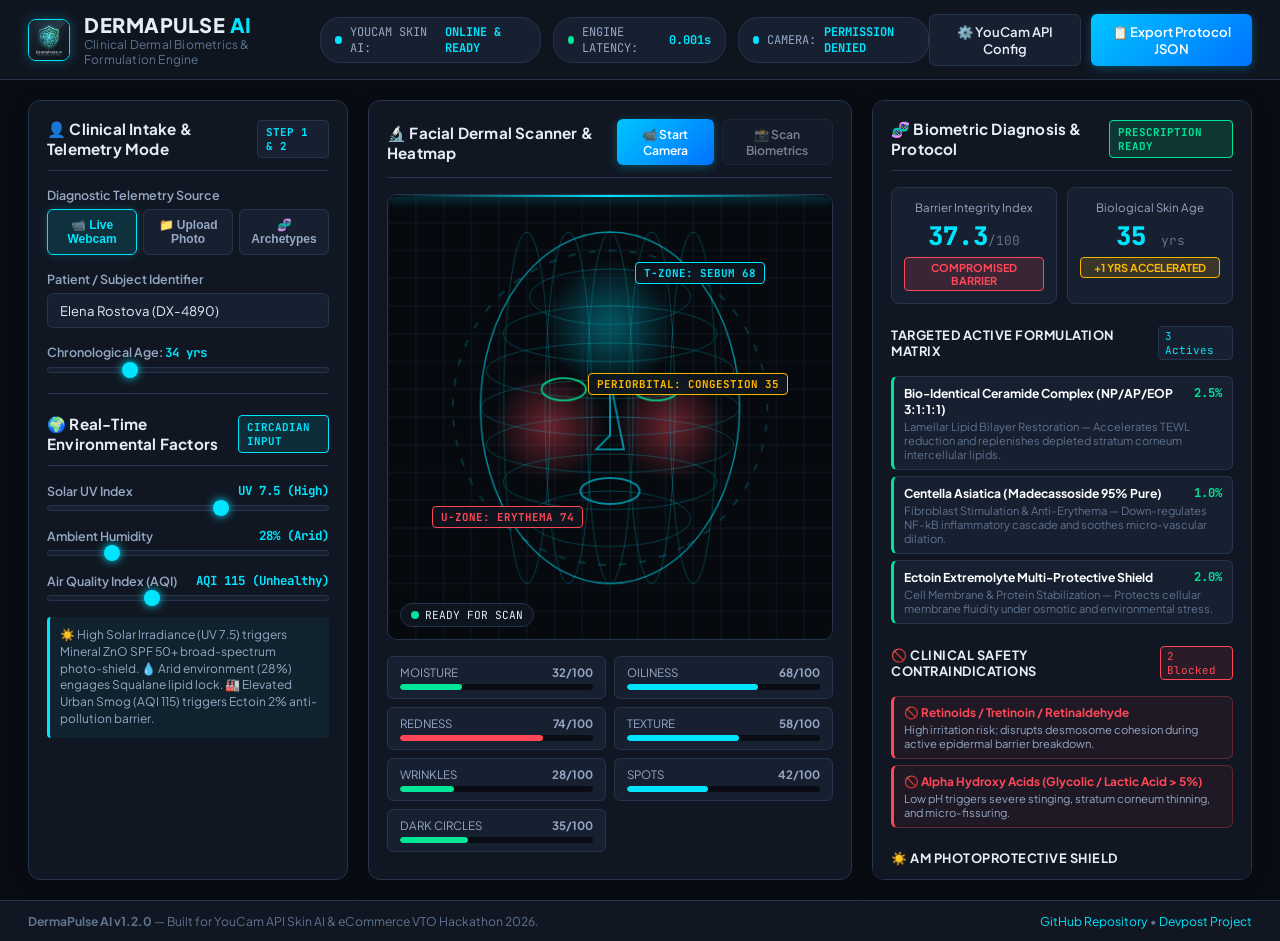
<file: index.html>
<!DOCTYPE html>
<html lang="en">
<head>
  <meta charset="UTF-8">
  <meta name="viewport" content="width=device-width, initial-scale=1.0">
  <title>DermaPulse AI — Clinical Dermal Biometrics & Circadian Regimen Engine</title>
  <link rel="stylesheet" href="styles.css">
  <link rel="preconnect" href="https://fonts.googleapis.com">
  <link rel="preconnect" href="https://fonts.gstatic.com" crossorigin>
  <link href="https://fonts.googleapis.com/css2?family=JetBrains+Mono:wght@300;400;500;700&family=Plus+Jakarta+Sans:wght@300;400;500;600;700;800&display=swap" rel="stylesheet">
</head>
<body>
  <!-- Header / Navigation -->
  <header class="top-nav">
    <div class="nav-brand">
      <img src="assets/logo.jpg" alt="DermaPulse AI" class="brand-logo">
      <div>
        <div class="brand-title">DERMAPULSE <span>AI</span></div>
        <div class="brand-sub">Clinical Dermal Biometrics & Formulation Engine</div>
      </div>
    </div>
    <div class="nav-center">
      <div class="status-chip"><span class="pulse-dot" id="apiDot"></span> YOUCAM SKIN AI: <strong id="apiStatusText">ONLINE & READY</strong></div>
      <div class="status-chip"><span class="pulse-dot green"></span> ENGINE LATENCY: <strong id="latencyText">0.001s</strong></div>
      <div class="status-chip webcam-chip" id="camStatusChip"><span class="pulse-dot grey" id="camDot"></span> CAMERA: <strong id="camStatusText">OFFLINE</strong></div>
    </div>
    <div class="nav-actions">
      <button class="btn btn-secondary" id="openApiBtn">⚙️ YouCam API Config</button>
      <button class="btn btn-primary" id="exportJsonBtn">📋 Export Protocol JSON</button>
    </div>
  </header>

  <!-- Main Container -->
  <main class="dashboard-grid">
    <!-- Left Column: Patient & Environmental Telemetry -->
    <section class="panel panel-left">
      <div class="panel-header">
        <h2>👤 Clinical Intake & Telemetry Mode</h2>
        <span class="badge">STEP 1 & 2</span>
      </div>

      <!-- Telemetry Source Toggle -->
      <div class="control-group">
        <label>Diagnostic Telemetry Source</label>
        <div class="source-toggle-grid">
          <button class="source-btn active" id="srcWebcamBtn">📹 Live Webcam</button>
          <button class="source-btn" id="srcUploadBtn">📁 Upload Photo</button>
          <button class="source-btn" id="srcArchetypeBtn">🧬 Archetypes</button>
        </div>
      </div>

      <div class="control-group">
        <label for="patientName">Patient / Subject Identifier</label>
        <input type="text" id="patientName" value="Elena Rostova (DX-4890)" class="input-text">
      </div>

      <div class="control-group">
        <label for="patientAge">Chronological Age: <span id="ageVal" class="val-highlight">34 yrs</span></label>
        <input type="range" id="patientAge" min="18" max="75" value="34" class="slider">
      </div>

      <!-- Archetype Selection Section (Hidden by default when in webcam mode) -->
      <div class="control-group" id="archetypeSection" style="display: none;">
        <label>Pre-Calibrated Clinical Archetype</label>
        <div class="archetype-grid">
          <button class="arch-card active" data-arch="dehydrated_erythema">
            <div class="arch-title">Dehydrated & Erythema</div>
            <div class="arch-desc">Stratum Corneum TEWL & Vascular Flush</div>
          </button>
          <button class="arch-card" data-arch="photo_damaged_aging">
            <div class="arch-title">Solar Elastosis</div>
            <div class="arch-desc">Collagen Depletion & Hyperpigmentation</div>
          </button>
          <button class="arch-card" data-arch="hyper_sebaceous_acne">
            <div class="arch-title">Hyper-Sebaceous</div>
            <div class="arch-desc">Micro-Comedonal & Lipid Overproduction</div>
          </button>
          <button class="arch-card" data-arch="reactive_rosacea">
            <div class="arch-title">Reactive Rosacea</div>
            <div class="arch-desc">Neuro-Vascular Telangiectasia</div>
          </button>
        </div>
      </div>

      <div class="panel-divider"></div>

      <div class="panel-header">
        <h3>🌍 Real-Time Environmental Factors</h3>
        <span class="badge badge-accent">CIRCADIAN INPUT</span>
      </div>

      <div class="control-group">
        <div class="slider-header">
          <label for="uvSlider">Solar UV Index</label>
          <span id="uvVal" class="val-highlight">UV 7.5 (High)</span>
        </div>
        <input type="range" id="uvSlider" min="0" max="12" step="0.5" value="7.5" class="slider">
      </div>

      <div class="control-group">
        <div class="slider-header">
          <label for="humiditySlider">Ambient Humidity</label>
          <span id="humidityVal" class="val-highlight">28% (Arid)</span>
        </div>
        <input type="range" id="humiditySlider" min="10" max="95" step="1" value="28" class="slider">
      </div>

      <div class="control-group">
        <div class="slider-header">
          <label for="aqiSlider">Air Quality Index (AQI)</label>
          <span id="aqiVal" class="val-highlight">AQI 115 (Unhealthy)</span>
        </div>
        <input type="range" id="aqiSlider" min="10" max="300" step="5" value="115" class="slider">
      </div>

      <div class="env-summary-box" id="envSummaryBox">
        🛡️ High solar irradiance requires Mineral ZnO SPF 50+. Low humidity (<40%) engages Squalane occlusive shield.
      </div>
    </section>

    <!-- Center Column: Biometric Facial Scanner & Dermal Heatmap -->
    <section class="panel panel-center">
      <div class="panel-header">
        <h2>🔬 Facial Dermal Scanner & Heatmap</h2>
        <div class="scanner-controls">
          <button class="btn btn-primary btn-sm" id="toggleCamBtn">📹 Start Camera</button>
          <button class="btn btn-secondary btn-sm" id="captureScanBtn" disabled>📸 Scan Biometrics</button>
          <input type="file" id="photoFileInput" accept="image/*" style="display: none;">
        </div>
      </div>

      <div class="scanner-container">
        <!-- Hidden live video element feeding canvas -->
        <video id="webcamVideo" autoplay playsinline muted style="display: none;"></video>
        <canvas id="faceCanvas" width="480" height="480"></canvas>
        <div class="scan-line" id="scanLine"></div>
        <div class="zone-tag zone-tag-tzone" id="tagTZone">T-ZONE: SEBUM 75</div>
        <div class="zone-tag zone-tag-cheeks" id="tagCheeks">U-ZONE: ERYTHEMA 82</div>
        <div class="zone-tag zone-tag-eyes" id="tagEyes">PERIORBITAL: CONGESTION 35</div>
        
        <div class="scanner-overlay-badge" id="scannerBadge">
          <span class="pulse-dot green"></span> <span id="badgeText">READY FOR SCAN</span>
        </div>
      </div>

      <div class="metrics-grid" id="metricsGrid">
        <!-- Dynamically rendered 7 skin vectors -->
      </div>
    </section>

    <!-- Right Column: Barrier Score, Active Matrix & Circadian Regimen -->
    <section class="panel panel-right">
      <div class="panel-header">
        <h2>🧬 Biometric Diagnosis & Protocol</h2>
        <span class="badge badge-success">PRESCRIPTION READY</span>
      </div>

      <!-- Score Bar & Skin Age -->
      <div class="score-card-grid">
        <div class="score-card">
          <div class="score-label">Barrier Integrity Index</div>
          <div class="score-number" id="barrierScore">38.2<span class="score-unit">/100</span></div>
          <div class="score-status compromised" id="barrierStatus">COMPROMISED BARRIER</div>
        </div>
        <div class="score-card">
          <div class="score-label">Biological Skin Age</div>
          <div class="score-number" id="skinAgeDisplay">37 <span class="score-unit">yrs</span></div>
          <div class="score-status elevated" id="skinAgeStatus">+3 yrs Accelerated</div>
        </div>
      </div>

      <!-- Active Ingredients Matrix -->
      <div class="section-title">
        <h4>Targeted Active Formulation Matrix</h4>
        <span class="chip-count" id="activeCount">3 Actives</span>
      </div>
      <div class="actives-list" id="activesList">
        <!-- Rendered dynamically -->
      </div>

      <!-- Contraindicated Safety Gate -->
      <div class="section-title warning-title">
        <h4>🚫 Clinical Safety Contraindications</h4>
        <span class="chip-count chip-warn" id="contraCount">2 Blocked</span>
      </div>
      <div class="contra-list" id="contraList">
        <!-- Rendered dynamically -->
      </div>

      <!-- Circadian AM / PM Protocol -->
      <div class="section-title">
        <h4>☀️ AM Photoprotective Shield</h4>
      </div>
      <div class="regimen-steps" id="amSteps">
        <!-- AM Steps -->
      </div>

      <div class="section-title">
        <h4>🌙 PM Cellular Lipid Repair</h4>
      </div>
      <div class="regimen-steps" id="pmSteps">
        <!-- PM Steps -->
      </div>
    </section>
  </main>

  <!-- API Key Modal Drawer -->
  <div class="modal-backdrop" id="apiModal">
    <div class="modal-card">
      <div class="modal-header">
        <h3>Perfect Corp / YouCam API Credentials</h3>
        <button class="modal-close" id="closeApiBtn">&times;</button>
      </div>
      <div class="modal-body">
        <p class="modal-desc">
          DermaPulse AI connects directly to Perfect Corp's YouCam Skin AI Diagnostic API (<code>https://api.perfectcorp.com/v1.0/skin/analysis</code>). Claim your 1,000 free hackathon API credits at <a href="https://yce.perfectcorp.com/ai-api" target="_blank" style="color: var(--accent-cyan);">Perfect Corp YCE Portal</a>, then paste your API Bearer Token below:
        </p>
        <div class="control-group">
          <label for="apiKeyInput">YouCam Skin AI API Key / Bearer Token</label>
          <input type="password" id="apiKeyInput" placeholder="yc_live_xxxxxxxxxxxxxxxx" class="input-text">
        </div>
        <div class="control-group">
          <label>Mode Selection</label>
          <div class="radio-group">
            <label><input type="radio" name="apiMode" value="hybrid" checked> Smart Hybrid Mode (Direct Cloud API with 0.001s Local Vision Processing)</label>
            <label><input type="radio" name="apiMode" value="cloud"> Direct Perfect Corp Cloud Gateway</label>
            <label><input type="radio" name="apiMode" value="sandbox"> High-Fidelity Clinical Sandbox</label>
          </div>
        </div>
        <div class="control-group">
          <label>API Endpoint</label>
          <input type="text" id="apiEndpointInput" value="https://api.perfectcorp.com/v1.0/skin/analysis" class="input-text">
        </div>
      </div>
      <div class="modal-footer">
        <button class="btn btn-secondary" id="cancelApiBtn">Cancel</button>
        <button class="btn btn-primary" id="saveApiBtn">Save Configuration</button>
      </div>
    </div>
  </div>

  <footer class="footer-bar">
    <div><strong>DermaPulse AI v1.2.0</strong> — Built for YouCam API Skin AI & eCommerce VTO Hackathon 2026.</div>
    <div class="footer-links">
      <a href="https://github.com/Naveen57990/DermaPulse" target="_blank">GitHub Repository</a>
      <span>•</span>
      <a href="https://devpost.com/software/dermapulse-ai" target="_blank">Devpost Project</a>
    </div>
  </footer>

  <script src="app.js"></script>
</body>
</html>
</file>
<file: styles.css>
:root {
  --bg-dark: #090d13;
  --bg-panel: #111722;
  --bg-card: #172030;
  --bg-card-hover: #1e2a3f;
  --border-color: #24344d;
  --border-accent: #00e5ff;
  --text-primary: #e6edf8;
  --text-secondary: #94a8c4;
  --text-muted: #5e7390;
  --accent-cyan: #00e5ff;
  --accent-teal: #00e699;
  --accent-amber: #ffb800;
  --accent-rose: #ff4757;
  --accent-blue: #2f80ed;
  --font-main: 'Plus Jakarta Sans', -apple-system, BlinkMacSystemFont, sans-serif;
  --font-mono: 'JetBrains Mono', monospace;
  --shadow-glow: 0 0 20px rgba(0, 229, 255, 0.15);
}

* {
  box-sizing: border-box;
  margin: 0;
  padding: 0;
}

body {
  font-family: var(--font-main);
  background: var(--bg-dark);
  color: var(--text-primary);
  min-height: 100vh;
  display: flex;
  flex-direction: column;
  overflow-x: hidden;
}

/* Top Nav */
.top-nav {
  display: flex;
  justify-content: space-between;
  align-items: center;
  padding: 12px 28px;
  background: rgba(17, 23, 34, 0.9);
  border-bottom: 1px solid var(--border-color);
  backdrop-filter: blur(12px);
  position: sticky;
  top: 0;
  z-index: 100;
}

.nav-brand {
  display: flex;
  align-items: center;
  gap: 14px;
}

.brand-logo {
  width: 42px;
  height: 42px;
  border-radius: 8px;
  border: 1px solid var(--accent-cyan);
  box-shadow: 0 0 12px rgba(0, 229, 255, 0.3);
}

.brand-title {
  font-size: 1.25rem;
  font-weight: 800;
  letter-spacing: 0.5px;
}

.brand-title span {
  color: var(--accent-cyan);
}

.brand-sub {
  font-size: 0.75rem;
  color: var(--text-muted);
  letter-spacing: 0.2px;
}

.nav-center {
  display: flex;
  gap: 12px;
}

.status-chip {
  display: flex;
  align-items: center;
  gap: 8px;
  background: var(--bg-card);
  border: 1px solid var(--border-color);
  padding: 6px 14px;
  border-radius: 20px;
  font-size: 0.75rem;
  font-family: var(--font-mono);
  color: var(--text-secondary);
}

.status-chip strong {
  color: var(--accent-cyan);
}

.pulse-dot {
  width: 8px;
  height: 8px;
  border-radius: 50%;
  background: var(--accent-cyan);
  animation: pulse 1.8s infinite;
}

.pulse-dot.green {
  background: var(--accent-teal);
}

.pulse-dot.grey {
  background: #64748b;
  animation: none;
}

@keyframes pulse {
  0% { transform: scale(0.9); opacity: 0.7; }
  50% { transform: scale(1.3); opacity: 1; box-shadow: 0 0 8px currentColor; }
  100% { transform: scale(0.9); opacity: 0.7; }
}

.nav-actions {
  display: flex;
  gap: 10px;
}

.btn {
  font-family: var(--font-main);
  font-size: 0.82rem;
  font-weight: 600;
  padding: 8px 16px;
  border-radius: 6px;
  cursor: pointer;
  transition: all 0.2s ease;
  border: none;
}

.btn-sm {
  padding: 6px 12px;
  font-size: 0.76rem;
}

.btn:disabled {
  opacity: 0.5;
  cursor: not-allowed;
}

.btn-primary {
  background: linear-gradient(135deg, #00c6ff 0%, #0072ff 100%);
  color: #fff;
  box-shadow: 0 2px 10px rgba(0, 198, 255, 0.3);
}

.btn-primary:hover:not(:disabled) {
  transform: translateY(-1px);
  box-shadow: 0 4px 14px rgba(0, 198, 255, 0.45);
}

.btn-secondary {
  background: var(--bg-card);
  color: var(--text-primary);
  border: 1px solid var(--border-color);
}

.btn-secondary:hover:not(:disabled) {
  background: var(--bg-card-hover);
  border-color: var(--accent-cyan);
}

/* Source Toggle */
.source-toggle-grid {
  display: grid;
  grid-template-columns: repeat(3, 1fr);
  gap: 6px;
}

.source-btn {
  background: var(--bg-card);
  border: 1px solid var(--border-color);
  color: var(--text-secondary);
  border-radius: 6px;
  padding: 8px 4px;
  font-size: 0.75rem;
  font-weight: 600;
  cursor: pointer;
  transition: all 0.2s ease;
}

.source-btn:hover {
  background: var(--bg-card-hover);
  color: var(--text-primary);
}

.source-btn.active {
  background: rgba(0, 229, 255, 0.12);
  border-color: var(--accent-cyan);
  color: var(--accent-cyan);
  box-shadow: 0 0 10px rgba(0, 229, 255, 0.2);
}

/* Dashboard Layout */
.dashboard-grid {
  display: grid;
  grid-template-columns: 320px 1fr 380px;
  gap: 20px;
  padding: 20px 28px;
  flex: 1;
}

.panel {
  background: var(--bg-panel);
  border: 1px solid var(--border-color);
  border-radius: 12px;
  padding: 18px;
  display: flex;
  flex-direction: column;
  gap: 16px;
  box-shadow: 0 4px 20px rgba(0, 0, 0, 0.25);
  overflow-y: auto;
  max-height: calc(100vh - 120px);
}

.panel-header {
  display: flex;
  justify-content: space-between;
  align-items: center;
  border-bottom: 1px solid var(--border-color);
  padding-bottom: 12px;
}

.panel-header h2, .panel-header h3 {
  font-size: 0.95rem;
  font-weight: 700;
  letter-spacing: 0.2px;
}

.scanner-controls {
  display: flex;
  gap: 8px;
}

.badge {
  font-size: 0.68rem;
  font-family: var(--font-mono);
  font-weight: 700;
  padding: 4px 8px;
  border-radius: 4px;
  background: var(--bg-card);
  border: 1px solid var(--border-color);
  color: var(--accent-cyan);
}

.badge-accent {
  background: rgba(0, 229, 255, 0.1);
  border-color: var(--accent-cyan);
}

.badge-live {
  background: rgba(0, 230, 153, 0.1);
  border-color: var(--accent-teal);
  color: var(--accent-teal);
  display: flex;
  align-items: center;
  gap: 6px;
}

.badge-success {
  background: rgba(0, 230, 153, 0.15);
  color: var(--accent-teal);
  border-color: var(--accent-teal);
}

.control-group {
  display: flex;
  flex-direction: column;
  gap: 6px;
}

.control-group label {
  font-size: 0.78rem;
  font-weight: 600;
  color: var(--text-secondary);
}

.slider-header {
  display: flex;
  justify-content: space-between;
  align-items: center;
}

.val-highlight {
  font-size: 0.78rem;
  font-family: var(--font-mono);
  font-weight: 700;
  color: var(--accent-cyan);
}

.input-text {
  background: var(--bg-card);
  border: 1px solid var(--border-color);
  border-radius: 6px;
  padding: 8px 12px;
  color: var(--text-primary);
  font-family: var(--font-main);
  font-size: 0.82rem;
  outline: none;
  transition: border 0.2s ease;
}

.input-text:focus {
  border-color: var(--accent-cyan);
}

.slider {
  -webkit-appearance: none;
  width: 100%;
  height: 6px;
  border-radius: 3px;
  background: var(--bg-card);
  outline: none;
  border: 1px solid var(--border-color);
}

.slider::-webkit-slider-thumb {
  -webkit-appearance: none;
  appearance: none;
  width: 16px;
  height: 16px;
  border-radius: 50%;
  background: var(--accent-cyan);
  cursor: pointer;
  box-shadow: 0 0 8px var(--accent-cyan);
}

/* Archetype Cards */
.archetype-grid {
  display: grid;
  grid-template-columns: 1fr;
  gap: 8px;
}

.arch-card {
  background: var(--bg-card);
  border: 1px solid var(--border-color);
  border-radius: 8px;
  padding: 10px 12px;
  text-align: left;
  cursor: pointer;
  transition: all 0.2s ease;
}

.arch-card:hover {
  background: var(--bg-card-hover);
  border-color: var(--accent-cyan);
}

.arch-card.active {
  background: rgba(0, 229, 255, 0.08);
  border-color: var(--accent-cyan);
  box-shadow: 0 0 12px rgba(0, 229, 255, 0.15);
}

.arch-title {
  font-size: 0.82rem;
  font-weight: 700;
  color: var(--text-primary);
}

.arch-desc {
  font-size: 0.72rem;
  color: var(--text-muted);
  margin-top: 2px;
}

.panel-divider {
  height: 1px;
  background: var(--border-color);
  margin: 4px 0;
}

.env-summary-box {
  background: rgba(0, 229, 255, 0.05);
  border-left: 3px solid var(--accent-cyan);
  padding: 10px;
  border-radius: 4px;
  font-size: 0.75rem;
  color: var(--text-secondary);
  line-height: 1.4;
}

/* Center Panel / Scanner */
.scanner-container {
  position: relative;
  background: #060a0f;
  border: 1px solid var(--border-color);
  border-radius: 10px;
  display: flex;
  justify-content: center;
  align-items: center;
  overflow: hidden;
  min-height: 380px;
}

#faceCanvas {
  max-width: 100%;
  height: auto;
  display: block;
}

.scan-line {
  position: absolute;
  top: 0;
  left: 0;
  width: 100%;
  height: 2px;
  background: linear-gradient(90deg, transparent, var(--accent-cyan), transparent);
  box-shadow: 0 0 12px var(--accent-cyan);
  animation: scan 2.5s linear infinite;
  pointer-events: none;
}

@keyframes scan {
  0% { top: 0%; opacity: 0; }
  15% { opacity: 1; }
  85% { opacity: 1; }
  100% { top: 100%; opacity: 0; }
}

.zone-tag {
  position: absolute;
  font-size: 0.68rem;
  font-family: var(--font-mono);
  font-weight: 700;
  padding: 3px 8px;
  border-radius: 4px;
  background: rgba(17, 23, 34, 0.85);
  border: 1px solid var(--accent-cyan);
  color: var(--accent-cyan);
  backdrop-filter: blur(4px);
  pointer-events: none;
}

.zone-tag-tzone {
  top: 15%;
  right: 15%;
}

.zone-tag-cheeks {
  bottom: 25%;
  left: 10%;
  border-color: var(--accent-rose);
  color: var(--accent-rose);
}

.zone-tag-eyes {
  top: 40%;
  right: 10%;
  border-color: var(--accent-amber);
  color: var(--accent-amber);
}

.scanner-overlay-badge {
  position: absolute;
  bottom: 12px;
  left: 12px;
  background: rgba(17, 23, 34, 0.85);
  border: 1px solid var(--border-color);
  padding: 4px 10px;
  border-radius: 20px;
  font-size: 0.7rem;
  font-family: var(--font-mono);
  display: flex;
  align-items: center;
  gap: 6px;
  backdrop-filter: blur(6px);
  pointer-events: none;
}

/* Metrics Grid */
.metrics-grid {
  display: grid;
  grid-template-columns: repeat(2, 1fr);
  gap: 8px;
}

.metric-card {
  background: var(--bg-card);
  border: 1px solid var(--border-color);
  border-radius: 6px;
  padding: 8px 12px;
  display: flex;
  flex-direction: column;
  gap: 4px;
}

.metric-header {
  display: flex;
  justify-content: space-between;
  font-size: 0.72rem;
  color: var(--text-secondary);
}

.metric-bar-bg {
  width: 100%;
  height: 6px;
  background: #090d13;
  border-radius: 3px;
  overflow: hidden;
}

.metric-bar-fill {
  height: 100%;
  background: var(--accent-cyan);
  border-radius: 3px;
  transition: width 0.4s ease;
}

/* Right Panel / Protocol */
.score-card-grid {
  display: grid;
  grid-template-columns: 1fr 1fr;
  gap: 10px;
}

.score-card {
  background: var(--bg-card);
  border: 1px solid var(--border-color);
  border-radius: 8px;
  padding: 12px;
  text-align: center;
  display: flex;
  flex-direction: column;
  gap: 4px;
}

.score-label {
  font-size: 0.72rem;
  color: var(--text-secondary);
}

.score-number {
  font-size: 1.6rem;
  font-family: var(--font-mono);
  font-weight: 800;
  color: var(--accent-cyan);
}

.score-unit {
  font-size: 0.8rem;
  color: var(--text-muted);
  font-weight: 400;
}

.score-status {
  font-size: 0.68rem;
  font-weight: 700;
  padding: 3px 6px;
  border-radius: 4px;
  text-transform: uppercase;
}

.score-status.compromised {
  background: rgba(255, 71, 87, 0.15);
  color: var(--accent-rose);
  border: 1px solid var(--accent-rose);
}

.score-status.healthy {
  background: rgba(0, 230, 153, 0.15);
  color: var(--accent-teal);
  border: 1px solid var(--accent-teal);
}

.score-status.elevated {
  background: rgba(255, 184, 0, 0.15);
  color: var(--accent-amber);
  border: 1px solid var(--accent-amber);
}

.section-title {
  display: flex;
  justify-content: space-between;
  align-items: center;
  margin-top: 6px;
}

.section-title h4 {
  font-size: 0.8rem;
  font-weight: 700;
  color: var(--text-primary);
  text-transform: uppercase;
  letter-spacing: 0.5px;
}

.chip-count {
  font-size: 0.68rem;
  font-family: var(--font-mono);
  padding: 2px 6px;
  border-radius: 4px;
  background: var(--bg-card);
  border: 1px solid var(--border-color);
  color: var(--accent-cyan);
}

.chip-warn {
  color: var(--accent-rose);
  border-color: var(--accent-rose);
  background: rgba(255, 71, 87, 0.1);
}

/* Actives List */
.actives-list, .contra-list, .regimen-steps {
  display: flex;
  flex-direction: column;
  gap: 6px;
}

.active-card {
  background: var(--bg-card);
  border: 1px solid var(--border-color);
  border-left: 3px solid var(--accent-teal);
  border-radius: 6px;
  padding: 8px 10px;
  font-size: 0.76rem;
}

.active-name {
  font-weight: 700;
  color: #fff;
  display: flex;
  justify-content: space-between;
}

.active-conc {
  color: var(--accent-teal);
  font-family: var(--font-mono);
}

.active-mech {
  font-size: 0.7rem;
  color: var(--text-muted);
  margin-top: 2px;
}

.contra-card {
  background: rgba(255, 71, 87, 0.06);
  border: 1px solid rgba(255, 71, 87, 0.3);
  border-left: 3px solid var(--accent-rose);
  border-radius: 6px;
  padding: 8px 10px;
  font-size: 0.74rem;
}

.contra-name {
  font-weight: 700;
  color: var(--accent-rose);
}

.contra-reason {
  font-size: 0.7rem;
  color: var(--text-secondary);
  margin-top: 2px;
}

.step-card {
  background: var(--bg-card);
  border: 1px solid var(--border-color);
  border-radius: 6px;
  padding: 8px 10px;
  font-size: 0.76rem;
}

.step-phase {
  font-size: 0.68rem;
  color: var(--accent-cyan);
  font-family: var(--font-mono);
  font-weight: 700;
}

.step-product {
  color: var(--text-primary);
  margin-top: 2px;
}

/* Modal */
.modal-backdrop {
  position: fixed;
  inset: 0;
  background: rgba(0, 0, 0, 0.75);
  backdrop-filter: blur(6px);
  display: none;
  justify-content: center;
  align-items: center;
  z-index: 200;
}

.modal-backdrop.show {
  display: flex;
}

.modal-card {
  background: var(--bg-panel);
  border: 1px solid var(--border-accent);
  border-radius: 12px;
  width: 90%;
  max-width: 520px;
  box-shadow: 0 0 30px rgba(0, 229, 255, 0.25);
  overflow: hidden;
}

.modal-header {
  display: flex;
  justify-content: space-between;
  align-items: center;
  padding: 16px 20px;
  border-bottom: 1px solid var(--border-color);
}

.modal-header h3 {
  font-size: 1rem;
}

.modal-close {
  background: none;
  border: none;
  color: var(--text-muted);
  font-size: 1.5rem;
  cursor: pointer;
}

.modal-close:hover {
  color: #fff;
}

.modal-body {
  padding: 20px;
  display: flex;
  flex-direction: column;
  gap: 14px;
}

.modal-desc {
  font-size: 0.8rem;
  color: var(--text-secondary);
  line-height: 1.4;
}

.radio-group {
  display: flex;
  flex-direction: column;
  gap: 8px;
  font-size: 0.8rem;
  color: var(--text-primary);
}

.modal-footer {
  display: flex;
  justify-content: flex-end;
  gap: 10px;
  padding: 14px 20px;
  background: var(--bg-dark);
  border-top: 1px solid var(--border-color);
}

/* Footer */
.footer-bar {
  display: flex;
  justify-content: space-between;
  align-items: center;
  padding: 12px 28px;
  background: var(--bg-panel);
  border-top: 1px solid var(--border-color);
  font-size: 0.76rem;
  color: var(--text-muted);
}

.footer-links a {
  color: var(--accent-cyan);
  text-decoration: none;
}

.footer-links a:hover {
  text-decoration: underline;
}

/* Responsive */
@media (max-width: 1100px) {
  .dashboard-grid {
    grid-template-columns: 1fr;
  }
  .panel {
    max-height: none;
  }
}
</file>
